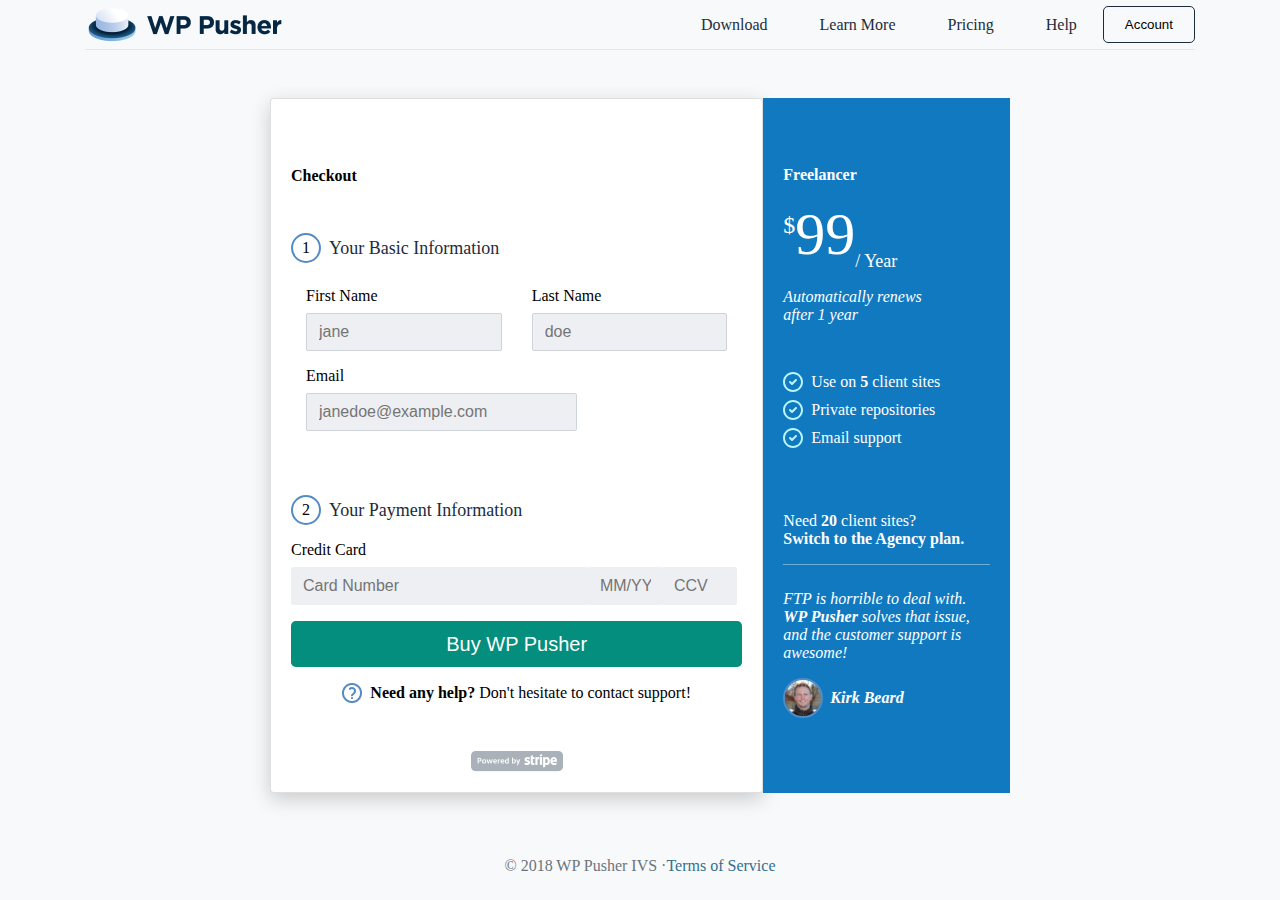
<file: index.html>
<!DOCTYPE html>
<html lang="en">
<head>
    <meta charset="UTF-8">
    <meta name="viewport" content="width=device-width, initial-scale=1.0">
    <title>WP - Pusher</title>
    <link rel="stylesheet" href="assets/css/styleswp.css">
</head>
<body>
    <div class="container">
        <nav class="navbar">
            <!-- logo -->
            <a href="" class="brand"><img src="assets/img/wp-logo.png" alt="logo" class="img-fluid"></a>    
            <!-- Links -->
            <ul class="navbar-nav ml-auto">
              <li class="nav-item">
                <a class="nav-link" href="#">Download</a>
              </li>
              <li class="nav-item">
                <a class="nav-link" href="#">Learn More</a>
              </li>
              <li class="nav-item">
                <a class="nav-link" href="#">Pricing</a>
              </li>
              <li class="nav-item">
                <a class="nav-link" href="#">Help</a>
              </li>
              <button class="btn btn-trans">Account</button>
            </ul>
        </nav>
    </div>
    <div class="container my-5">
        <div class="card-container mx-auto">
            <div class="d-flex">
                <div class="left">
                    <div class="header my-5">
                        <h4>Checkout</h4>
                    </div>
                    <div class="mb-4">
                        <div class="d-flex align-items-center">
                            <div class="rounded-circle d-flex justify-content-center align-items-center">1</div>
                            <div class="title ml-2">Your Basic Information</div>
                        </div>
                    </div>
                    <form action="">
                        <div class="mb-5">
                            <div class="d-flex">
                                <div class="col-6">
                                    <div class="form-group">
                                        <label for="firstname">First Name</label>
                                        <input type="text" name="firstname" placeholder="jane">
                                    </div>
                                </div>
                                <div class="col-6">
                                    <div class="form-group">
                                        <label for="lastname">Last Name</label>
                                        <input type="text" name="lastname" placeholder="doe">
                                    </div>
                                </div>
                            </div>
                            <div class="col-8">
                                <div class="form-group">
                                    <label for="email">Email</label>
                                    <input type="text" name="email" placeholder="janedoe@example.com">
                                </div>
                            </div>
                        </div>
                        <div class="my-5">
                            <div class="py-3">
                                <div class="d-flex align-items-center">
                                    <div class="rounded-circle d-flex justify-content-center align-items-center">2</div>
                                    <div class="title ml-2">Your Payment Information</div>
                                </div>
                            </div>
                            <div class="form-group">
                                <label for="card mt-2">Credit Card</label>
                                <div class="input-group mb-3">
                                    <input type="text" name="card" class="card-input" placeholder="Card Number" aria-label="Card Number" required>
                                    <div class="input-group-append">
                                      <input type="text" class="form-control" placeholder="MM/YY" aria-label="Expiration Date" required>
                                    </div>
                                    <div class="input-group-append">
                                      <input type="text" class="form-control" placeholder="CCV" aria-label="CCV" required>
                                    </div>
                                  </div>
                            </div>
                            
                            <div class="d-flex my-3 justify-content-center mb-2">
                                <button class="btn btn-lg">Buy WP Pusher</button>
                                </div>
                                <div class="d-flex justify-content-center">
                                    <img src="assets/img/Mask.png" alt="question-icon" class="mr-2 quest img-fluid">
                                    <p class="my-auto"><strong>Need any help?</strong> Don't hesitate to contact support!</p>
                                </div>
                        </div>
                    </form>
                    <div class="footer d-flex justify-content-center">
                        <img src="assets/img/powered_by_stripe.png" alt="footlogo" class="img-fluid">
                    </div>
                </div>
                <div class="right">
                    <div class="mt-5 header">
                        <h4>Freelancer</h4>
                    </div>
                    <div class="pricing my-3 d-flex">
                      <div class="price"><sup class="mb-auto">$</sup>99<sub>/ Year</sub></div>
                    </div>
                    <div class="layout">
                        <p>Automatically renews<br>after 1 year</p>
                    </div>
                    <div class="my-5">
                        <div class="d-flex mb-2 align-items-center">
                        <img src="assets/img/check.svg" alt="checksvg" class="mr-2 img-fluid">
                        <p class="my-auto">Use on <strong>5</strong> client sites</p>
                    </div>
                    <div class="d-flex mb-2 align-items-center">
                        <img src="assets/img/check.svg" alt="checksvg" class="mr-2 img-fluid">
                        <p class="my-auto">Private repositories</p>
                    </div>
                    <div class="d-flex align-items-center">
                        <img src="assets/img/check.svg" alt="checksvg" class="mr-2 img-fluid">
                        <p class="my-auto">Email support</p>
                    </div>
                </div>
                <div class="agency">
                    <p>Need <strong>20</strong> client sites?<br> <strong>Switch to the Agency plan.</strong></p>
                </div>
                <div class="quote">
                    <p>FTP is horrible to deal with. <br><strong>WP Pusher</strong> solves that issue, and the customer support is awesome!</p>
                    <div class="pt-3 d-flex">
                        <img src="assets/img/b17304b9886abe165758c768c5b3f46c.png" alt="quoter" class="img-fluid rounded-circle profile">
                        <p class="my-auto"><strong>Kirk Beard</strong></p>
                    </div>
                </div>
                </div>
            </div>
        </div>
    </div>
    <div class="mx-auto d-flex main-footer">
        <p class="d-flex mx-auto text-muted">© 2018 WP Pusher IVS · <span>Terms of Service</span></p>
    </div>
</body>
</html>
</file>
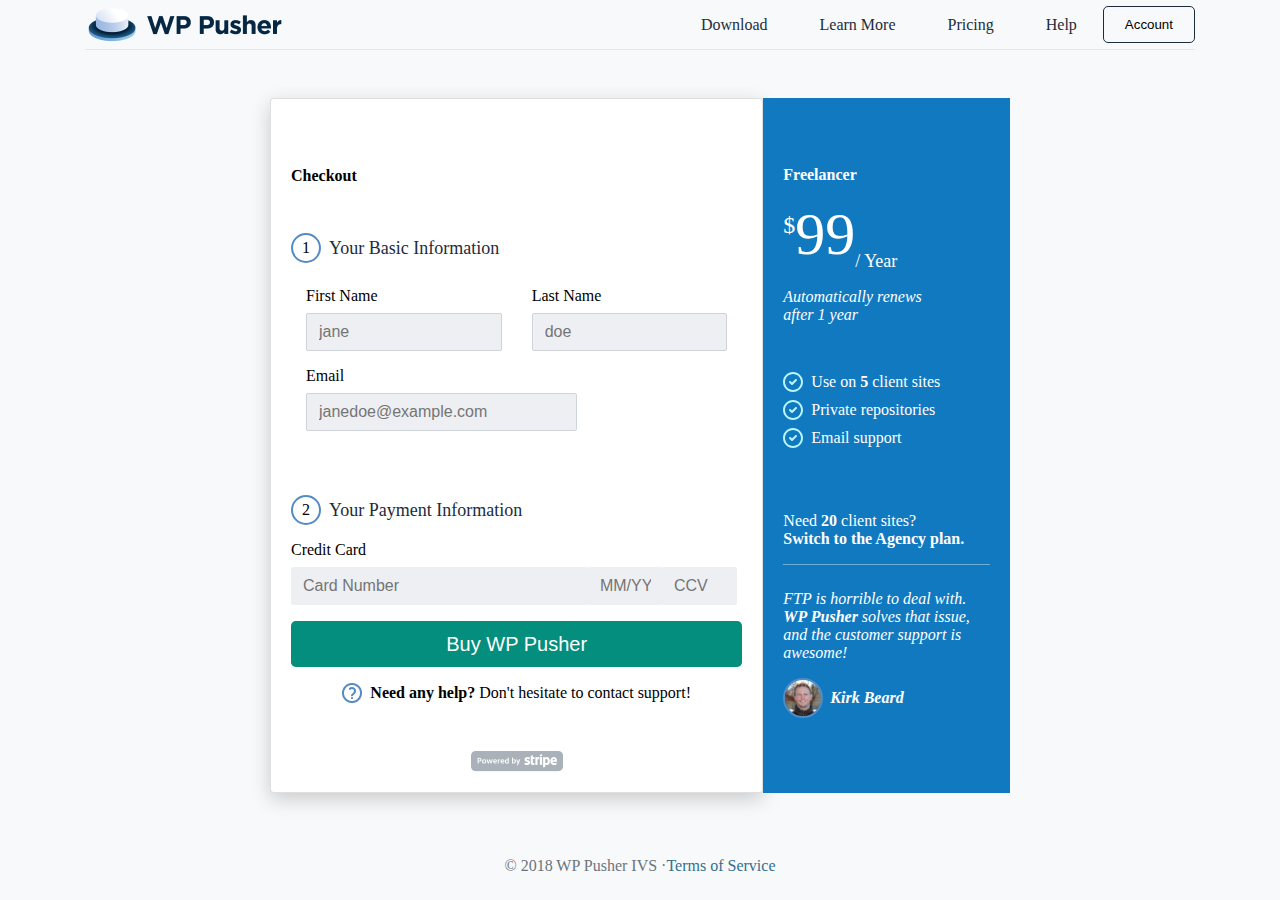
<file: noframe/index.html>
<!DOCTYPE html>
<html lang="en">
<head>
    <meta charset="UTF-8">
    <meta name="viewport" content="width=device-width, initial-scale=1.0">
    <title>WP - Pusher</title>
    <link rel="stylesheet" href="assets/css/styleswp.css">
</head>
<body>
    <div class="container">
        <nav class="navbar">
            <!-- logo -->
            <a href="" class="brand"><img src="assets/img/wp-logo.png" alt="logo" class="img-fluid"></a>    
            <!-- Links -->
            <ul class="navbar-nav ml-auto">
              <li class="nav-item">
                <a class="nav-link" href="#">Download</a>
              </li>
              <li class="nav-item">
                <a class="nav-link" href="#">Learn More</a>
              </li>
              <li class="nav-item">
                <a class="nav-link" href="#">Pricing</a>
              </li>
              <li class="nav-item">
                <a class="nav-link" href="#">Help</a>
              </li>
              <button class="btn btn-trans">Account</button>
            </ul>
        </nav>
    </div>
    <div class="container my-5">
        <div class="card-container mx-auto">
            <div class="d-flex">
                <div class="left">
                    <div class="header my-5">
                        <h4>Checkout</h4>
                    </div>
                    <div class="mb-4">
                        <div class="d-flex align-items-center">
                            <div class="rounded-circle d-flex justify-content-center align-items-center">1</div>
                            <div class="title ml-2">Your Basic Information</div>
                        </div>
                    </div>
                    <form action="">
                        <div class="mb-5">
                            <div class="d-flex">
                                <div class="col-6">
                                    <div class="form-group">
                                        <label for="firstname">First Name</label>
                                        <input type="text" name="firstname" placeholder="jane">
                                    </div>
                                </div>
                                <div class="col-6">
                                    <div class="form-group">
                                        <label for="lastname">Last Name</label>
                                        <input type="text" name="lastname" placeholder="doe">
                                    </div>
                                </div>
                            </div>
                            <div class="col-8">
                                <div class="form-group">
                                    <label for="email">Email</label>
                                    <input type="text" name="email" placeholder="janedoe@example.com">
                                </div>
                            </div>
                        </div>
                        <div class="my-5">
                            <div class="py-3">
                                <div class="d-flex align-items-center">
                                    <div class="rounded-circle d-flex justify-content-center align-items-center">2</div>
                                    <div class="title ml-2">Your Payment Information</div>
                                </div>
                            </div>
                            <div class="form-group">
                                <label for="card mt-2">Credit Card</label>
                                <div class="input-group mb-3">
                                    <input type="text" name="card" class="card-input" placeholder="Card Number" aria-label="Card Number" required>
                                    <div class="input-group-append">
                                      <input type="text" class="form-control" placeholder="MM/YY" aria-label="Expiration Date" required>
                                    </div>
                                    <div class="input-group-append">
                                      <input type="text" class="form-control" placeholder="CCV" aria-label="CCV" required>
                                    </div>
                                  </div>
                            </div>
                            
                            <div class="d-flex my-3 justify-content-center mb-2">
                                <button class="btn btn-lg">Buy WP Pusher</button>
                                </div>
                                <div class="d-flex justify-content-center">
                                    <img src="assets/img/Mask.png" alt="question-icon" class="mr-2 quest img-fluid">
                                    <p class="my-auto"><strong>Need any help?</strong> Don't hesitate to contact support!</p>
                                </div>
                        </div>
                    </form>
                    <div class="footer d-flex justify-content-center">
                        <img src="assets/img/powered_by_stripe.png" alt="footlogo" class="img-fluid">
                    </div>
                </div>
                <div class="right">
                    <div class="mt-5 header">
                        <h4>Freelancer</h4>
                    </div>
                    <div class="pricing my-3 d-flex">
                      <div class="price"><sup class="mb-auto">$</sup>99<sub>/ Year</sub></div>
                    </div>
                    <div class="layout">
                        <p>Automatically renews<br>after 1 year</p>
                    </div>
                    <div class="my-5">
                        <div class="d-flex mb-2 align-items-center">
                        <img src="assets/img/check.svg" alt="checksvg" class="mr-2 img-fluid">
                        <p class="my-auto">Use on <strong>5</strong> client sites</p>
                    </div>
                    <div class="d-flex mb-2 align-items-center">
                        <img src="assets/img/check.svg" alt="checksvg" class="mr-2 img-fluid">
                        <p class="my-auto">Private repositories</p>
                    </div>
                    <div class="d-flex align-items-center">
                        <img src="assets/img/check.svg" alt="checksvg" class="mr-2 img-fluid">
                        <p class="my-auto">Email support</p>
                    </div>
                </div>
                <div class="agency">
                    <p>Need <strong>20</strong> client sites?<br> <strong>Switch to the Agency plan.</strong></p>
                </div>
                <div class="quote">
                    <p>FTP is horrible to deal with. <br><strong>WP Pusher</strong> solves that issue, and the customer support is awesome!</p>
                    <div class="pt-3 d-flex">
                        <img src="assets/img/b17304b9886abe165758c768c5b3f46c.png" alt="quoter" class="img-fluid rounded-circle profile">
                        <p class="my-auto"><strong>Kirk Beard</strong></p>
                    </div>
                </div>
                </div>
            </div>
        </div>
    </div>
    <div class="mx-auto d-flex main-footer">
        <p class="d-flex mx-auto text-muted">© 2018 WP Pusher IVS · <span>Terms of Service</span></p>
    </div>
</body>
</html>
</file>
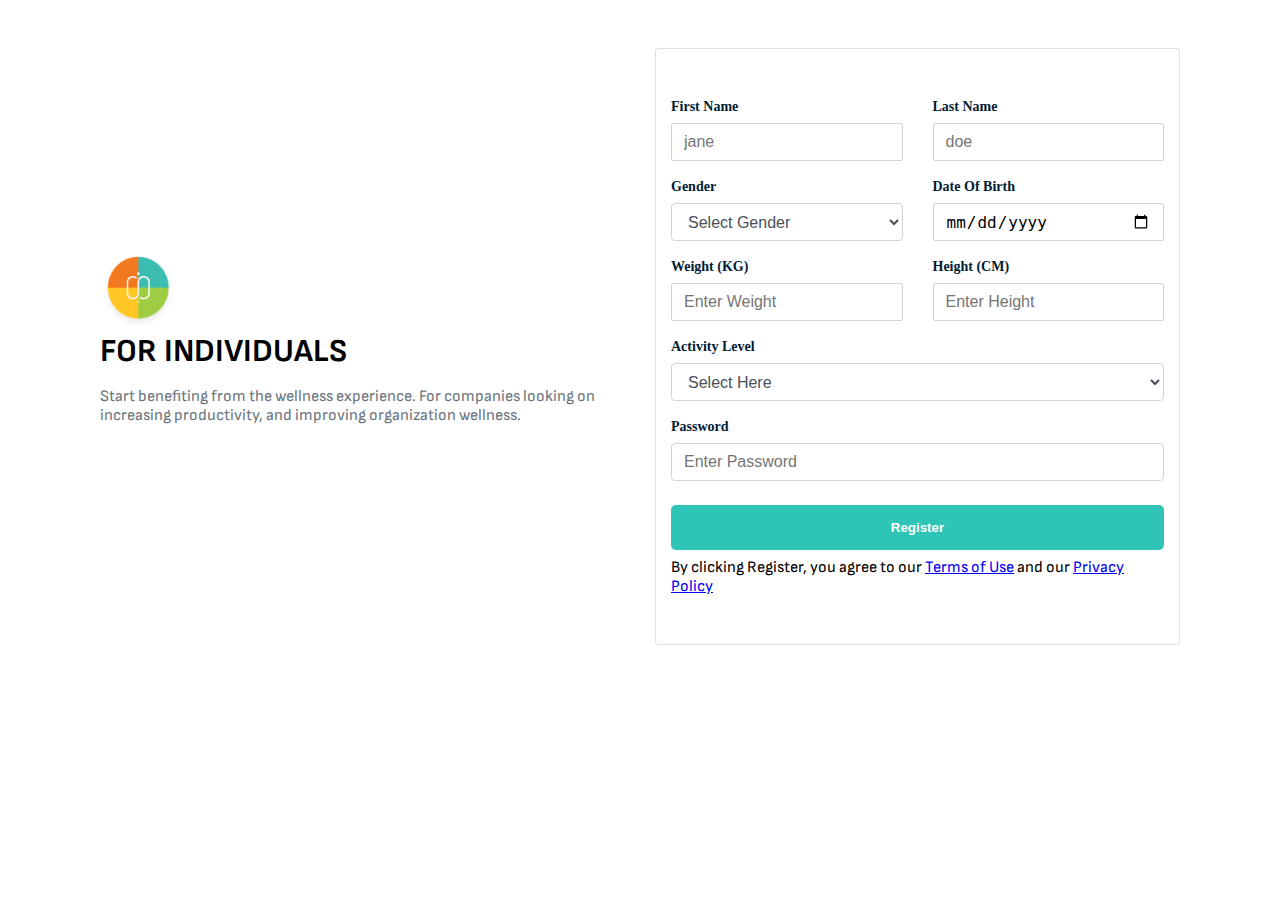
<file: individual.html>
<!DOCTYPE html>
<html lang="en">
<head>
    <meta charset="UTF-8">
    <meta name="viewport" content="width=device-width, initial-scale=1.0">
    <title>Indvidual - NF</title>
    <link rel="stylesheet" href="assets/css/indi.css">
</head>
<body>
    <div class="container my-5">
       <div class="d-flex align-items-center">
        <div class="col-6">
            <div class="d-flex">
                <div class="force-center">
                    <img src="assets/img/Logo.png" alt="Logo" class="logo img-fluid">
                    <h1>FOR INDIVIDUALS</h1>
                    <p class="text-muted">Start benefiting from the wellness experience. For companies looking on increasing productivity, and improving organization wellness.</p>
                </div>
            </div>
        </div>
        <div class="col-6">
                <div class="card">
                    <div class="card-body justify-content-center">
                        <form action="" class="my-5">
                            <div class="d-flex">
                                <div class="col-6">
                                    <div class="form-group">
                                        <label for="firstname">First Name</label>
                                        <input type="text" name="firstname" placeholder="jane">
                                    </div>
                                </div>
                                <div class="col-6">
                                    <div class="form-group">
                                        <label for="lastname">Last Name</label>
                                        <input type="text" name="lastname" placeholder="doe">
                                    </div>
                                </div>
                            </div>
                            <div class="d-flex">
                                <div class="col-6">
                                    <div class="form-group">
                                        <label for="firstname">Gender</label>
                                        <select name="gender" id="" class="form-control form-control-select">
                                            <option value="">Select Gender</option>
                                            <option value="male">Male</option>
                                            <option value="female">Female</option>
                                            <option value="undecided">Prefer not to speak</option>
                                           </select>
                                    </div>
                                </div>
                                <div class="col-6">
                                    <div class="form-group">
                                        <label for="dob">Date Of Birth</label>
                                        <input type="date" name="dob">
                                    </div>
                                </div>
                            </div>
                            <div class="d-flex">
                                <div class="col-6">
                                    <div class="form-group">
                                        <label for="weight">Weight (KG)</label>
                                        <input type="text" name="weight" placeholder="Enter Weight">
                                    </div>
                                </div>
                                <div class="col-6">
                                    <div class="form-group">
                                        <label for="height">Height (CM)</label>
                                        <input type="text" name="height" placeholder="Enter Height">
                                    </div>
                                </div>
                            </div>
                            <div class="form-group col-12">
                               <label for="activity">Activity Level</label>
                               <select name="" id="" class="form-control form-control-select">
                                   <option value="">Select Here</option>
                                   <option value="activity1">Activity 1</option>
                                   <option value="activity2">Activity 2</option>
                                   <option value="activity3">Activity 3</option>
                               </select>
                            </div>
                            <div class="form-group col-12">
                               <label for="password">Password</label>
                               <input type="password" placeholder="Enter Password" class="form-control">
                            </div>
                            <div class="col-12">
                                <div class="justify-content-center">
                                   <button class="btn my-2 btn-lg">Register</button>
                                   <p>By clicking Register, you agree to our <a href="#" class="terms">Terms of Use</a> and our <a href="#" class="terms">Privacy Policy</a></p>
                               </div>
                            </div>
                        </form>
                    </div>
                </div>
        </div>
       </div>
    </div>
</body>
</html>
</file>
<file: assets/css/styleswp.css>
@import url("https://fonts.googleapis.com/css2?family=Lato:ital,wght@0,300;0,400;0,700;1,100&display=swap");

* {
  padding: 0;
  margin: 0;
  box-sizing: border-box;
}

body {
  background: #f8f9fa;
  font-style: "Lato" sans-serif;
}

.container {
  max-width: 1140px;
  padding-right: 15px;
  padding-left: 15px;
  margin-right: auto;
  margin-left: auto;
}

.navbar {
  border-bottom: 1px solid #e0e6ea;
  display: flex;
  padding: 5px 0;
}

.d-flex {
  display: flex;
}

.my-5 {
  margin-top: 3rem;
  margin-bottom: 3rem;
}

.mb-4 {
  margin-bottom: 1.5rem;
}

.mb-5 {
  margin-bottom: 3rem;
}

.align-items-center {
  align-items: center;
}

.justify-content-center {
  justify-content: center;
}

.rounded-circle {
  border-radius: 50%;
  border: 2px solid #548bc5;
  width: 30px;
  height: 30px;
}

.title {
  font-weight: 400;
  font-size: 18px;
  color: #1d2c3c;
}

.ml-2 {
  margin-left: 0.5rem;
}

.navbar-nav {
  display: flex;
  align-items: center;
  list-style: none;
  font-size: 1rem;
}

.left {
  background: #fff;
  border: 1px solid rgba(0, 0, 0, 0.125);
  border-radius: 0.25rem;
  display: flex;
  flex-direction: column;
  padding: 1.25rem;
  max-width: 66.66667%;
  box-shadow: 0 6px 20px 0 rgba(0, 0, 0, 0.19);
}

.nav-item {
  list-style: none;
  font-size: 1rem;
  font-weight: 400;
}

.nav-link {
  display: block;
  text-decoration: none;
  margin: 0 10px;
  color: #1d2c3c;
  padding: 0.5rem 1rem;
}

.btn-trans {
  background: transparent;
  padding: 10px 21px;
  border-radius: 5px;
  border: 1px solid #1d2c3c;
}

.card-container {
  max-width: 66.666667%;
}

.ml-auto {
  margin-left: auto;
}

.mx-auto {
  margin-left: auto;
  margin-right: auto;
}

.my-1 {
  border-top: 0.25rem;
  border-bottom: 0.25rem;
}

.py-3 {
  padding-top: 1rem;
  padding-bottom: 1rem;
}

.col-6 {
  max-width: 50%;
  width: 100%;
  padding-right: 15px;
  padding-left: 15px;
}

.col-8 {
  max-width: 66.66667%;
  width: 100%;
  padding-right: 15px;
  padding-left: 15px;
}

.form-group {
  margin-bottom: 1rem;
}

label {
  margin-bottom: 0.5rem;
  display: inline-block;
}

input {
  display: block;
  padding: 0.375rem 0.75rem;
  height: calc(1.5em + 0.75rem + 2px);
  font-weight: 400;
  font-size: 1rem;
  border: 1px solid #ced4da;
  background: #edeff2;
  border-radius: 2px;
  width: 100%;
}

.input-group {
  display: flex;
  align-items: stretch;
  flex-wrap: wrap;
}

.input-group input {
  border: none;
}

.card-input {
  display: block;
  padding: 0.375rem 0.75rem;
  height: calc(1.5em + 0.75rem + 2px);
  font-weight: 400;
  font-size: 1rem;
  border: 1px solid #ced4da;
  background: #edeff2;
  border-radius: 2px;
  width: 66%;
}

.input-group-append {
  max-width: 75px;
  margin-left: -1px;
  display: flex;
  border: 0;
}

.btn-lg {
  background-color: #038e7d;
  color: #fff;
  width: 100%;
  max-width: 483px;
  padding: 0.5rem 1rem;
  font-size: 1.25rem;
  line-height: 1.5;
  border-radius: 0.3rem;
  border: none;
}

.quest {
  width: 20px;
  height: 20px;
  max-width: 100%;
  height: auto;
}

img {
  vertical-align: middle;
  border-style: none;
}

.img-fluid {
  max-width: 100%;
  height: auto;
}

.mr-2 {
  margin-right: 0.5rem;
}

.mb-2 {
  margin-bottom: 0.5rem;
}

.mb-auto {
  margin-bottom: auto;
}

.my-auto {
  margin-top: auto;
  margin-bottom: auto;
}

.mt-2 {
  margin-top: 0.5rem;
}

.mt-5 {
  margin-top: 3rem;
}

.right {
  background-color: #1179bf;
  color: #fff;
  padding: 1.25rem;
  max-width: 33.3333%;
}

.price {
  font-size: 60px;
  font-weight: 300;
}

sub {
  font-size: 18px;
}

sup {
  font-size: 24px;
  top: -1.5em;
}

.layout {
  max-width: 229px;
}

.layout p {
  font-size: 16px;
  font-weight: 400;
  font-style: italic;
}

.my-3 {
  margin-top: 1rem;
  margin-bottom: 1rem;
}

.agency {
  border-bottom: 1px solid rgba(255, 255, 255, 0.4);
  padding: 1rem 0;
}

.quote {
  padding: 25px 0;
}

.quote p {
  font-style: italic;
  font-weight: 400;
}

.profile {
  width: 40px;
  height: 40px;
  margin-right: 7px;
}

.pt-3 {
  padding-top: 1rem;
}

.main-footer span {
  color: #31708f;
}

.mx-auto {
  margin-left: auto;
  margin-right: auto;
}

.text-muted {
  color: #6c757d;
  padding: 1rem 0;
}

.shadow-lg {
  box-shadow: 0 1rem 3rem rgba(0, 0, 0, 0.175) !important;
}
</file>
<file: noframe/assets/css/styleswp.css>
@import url("https://fonts.googleapis.com/css2?family=Lato:ital,wght@0,300;0,400;0,700;1,100&display=swap");

* {
  padding: 0;
  margin: 0;
  box-sizing: border-box;
}

body {
  background: #f8f9fa;
  font-style: "Lato" sans-serif;
}

.container {
  max-width: 1140px;
  padding-right: 15px;
  padding-left: 15px;
  margin-right: auto;
  margin-left: auto;
}

.navbar {
  border-bottom: 1px solid #e0e6ea;
  display: flex;
  padding: 5px 0;
}

.d-flex {
  display: flex;
}

.my-5 {
  margin-top: 3rem;
  margin-bottom: 3rem;
}

.mb-4 {
  margin-bottom: 1.5rem;
}

.mb-5 {
  margin-bottom: 3rem;
}

.align-items-center {
  align-items: center;
}

.justify-content-center {
  justify-content: center;
}

.rounded-circle {
  border-radius: 50%;
  border: 2px solid #548bc5;
  width: 30px;
  height: 30px;
}

.title {
  font-weight: 400;
  font-size: 18px;
  color: #1d2c3c;
}

.ml-2 {
  margin-left: 0.5rem;
}

.navbar-nav {
  display: flex;
  align-items: center;
  list-style: none;
  font-size: 1rem;
}

.left {
  background: #fff;
  border: 1px solid rgba(0, 0, 0, 0.125);
  border-radius: 0.25rem;
  display: flex;
  flex-direction: column;
  padding: 1.25rem;
  max-width: 66.66667%;
  box-shadow: 0 6px 20px 0 rgba(0, 0, 0, 0.19);
}

.nav-item {
  list-style: none;
  font-size: 1rem;
  font-weight: 400;
}

.nav-link {
  display: block;
  text-decoration: none;
  margin: 0 10px;
  color: #1d2c3c;
  padding: 0.5rem 1rem;
}

.btn-trans {
  background: transparent;
  padding: 10px 21px;
  border-radius: 5px;
  border: 1px solid #1d2c3c;
}

.card-container {
  max-width: 66.666667%;
}

.ml-auto {
  margin-left: auto;
}

.mx-auto {
  margin-left: auto;
  margin-right: auto;
}

.my-1 {
  border-top: 0.25rem;
  border-bottom: 0.25rem;
}

.py-3 {
  padding-top: 1rem;
  padding-bottom: 1rem;
}

.col-6 {
  max-width: 50%;
  width: 100%;
  padding-right: 15px;
  padding-left: 15px;
}

.col-8 {
  max-width: 66.66667%;
  width: 100%;
  padding-right: 15px;
  padding-left: 15px;
}

.form-group {
  margin-bottom: 1rem;
}

label {
  margin-bottom: 0.5rem;
  display: inline-block;
}

input {
  display: block;
  padding: 0.375rem 0.75rem;
  height: calc(1.5em + 0.75rem + 2px);
  font-weight: 400;
  font-size: 1rem;
  border: 1px solid #ced4da;
  background: #edeff2;
  border-radius: 2px;
  width: 100%;
}

.input-group {
  display: flex;
  align-items: stretch;
  flex-wrap: wrap;
}

.input-group input {
  border: none;
}

.card-input {
  display: block;
  padding: 0.375rem 0.75rem;
  height: calc(1.5em + 0.75rem + 2px);
  font-weight: 400;
  font-size: 1rem;
  border: 1px solid #ced4da;
  background: #edeff2;
  border-radius: 2px;
  width: 66%;
}

.input-group-append {
  max-width: 75px;
  margin-left: -1px;
  display: flex;
  border: 0;
}

.btn-lg {
  background-color: #038e7d;
  color: #fff;
  width: 100%;
  max-width: 483px;
  padding: 0.5rem 1rem;
  font-size: 1.25rem;
  line-height: 1.5;
  border-radius: 0.3rem;
  border: none;
}

.quest {
  width: 20px;
  height: 20px;
  max-width: 100%;
  height: auto;
}

img {
  vertical-align: middle;
  border-style: none;
}

.img-fluid {
  max-width: 100%;
  height: auto;
}

.mr-2 {
  margin-right: 0.5rem;
}

.mb-2 {
  margin-bottom: 0.5rem;
}

.mb-auto {
  margin-bottom: auto;
}

.my-auto {
  margin-top: auto;
  margin-bottom: auto;
}

.mt-2 {
  margin-top: 0.5rem;
}

.mt-5 {
  margin-top: 3rem;
}

.right {
  background-color: #1179bf;
  color: #fff;
  padding: 1.25rem;
  max-width: 33.3333%;
}

.price {
  font-size: 60px;
  font-weight: 300;
}

sub {
  font-size: 18px;
}

sup {
  font-size: 24px;
  top: -1.5em;
}

.layout {
  max-width: 229px;
}

.layout p {
  font-size: 16px;
  font-weight: 400;
  font-style: italic;
}

.my-3 {
  margin-top: 1rem;
  margin-bottom: 1rem;
}

.agency {
  border-bottom: 1px solid rgba(255, 255, 255, 0.4);
  padding: 1rem 0;
}

.quote {
  padding: 25px 0;
}

.quote p {
  font-style: italic;
  font-weight: 400;
}

.profile {
  width: 40px;
  height: 40px;
  margin-right: 7px;
}

.pt-3 {
  padding-top: 1rem;
}

.main-footer span {
  color: #31708f;
}

.mx-auto {
  margin-left: auto;
  margin-right: auto;
}

.text-muted {
  color: #6c757d;
  padding: 1rem 0;
}
</file>
<file: assets/css/indi.css>
@import url("https://fonts.googleapis.com/css2?family=Sofia+Sans:wght@200;300;400&display=swap");

* {
  margin: 0;
  padding: 0;
  box-sizing: border-box;
}

body {
  background: #fff;
  font-family: "Sofia Sans", serif;
}

.container {
  max-width: 1140px;
  padding-right: 15px;
  padding-left: 15px;
  margin-right: auto;
  margin-left: auto;
}

.card {
  position: relative;
  background-color: #fff;
  background-clip: border-box;
  border: 1px solid rgba(0, 0, 0, 0.125);
  border-radius: 0.25rem;
  width: 100%;
}

.form-group {
  margin-bottom: 1rem;
}

.form-control {
  display: block;
  width: 100%;
  height: calc(1.5em + 0.75rem + 2px);
  padding: 0.375rem 0.75rem;
  font-size: 1rem;
  font-weight: 400;
  line-height: 1.5;
  color: #495057;
  background-color: #fff;
  background-clip: padding-box;
  border: 1px solid #ced4da;
  border-radius: 0.25rem;
  transition: border-color 0.15s ease-in-out, box-shadow 0.15s ease-in-out;
}

label {
  margin-bottom: 0.5rem;
  display: inline-block;
  color: #011c34;
  font-family: Sofia Pro;
  font-size: 14px;
  font-style: normal;
  font-weight: 600;
}

input {
  display: block;
  padding: 0.375rem 0.75rem;
  height: calc(1.5em + 0.75rem + 2px);
  font-weight: 400;
  font-size: 1rem;
  border: 1px solid #ced4da;
  border-radius: 2px;
  width: 100%;
}

.my-5 {
  margin-top: 3rem;
  margin-bottom: 3rem;
}

.d-flex {
  display: flex;
}

.justify-between {
  justify-content: space-between;
}

.col-6 {
  max-width: 50%;
  width: 100%;
  padding-right: 15px;
  padding-left: 15px;
}

.col-12 {
  max-width: 100%;
  width: 100%;
  padding-right: 15px;
  padding-left: 15px;
}

.mb-4 {
  margin-bottom: 1.5rem;
}

.mb-5 {
  margin-bottom: 3rem;
}

.align-items-center {
  align-items: center;
}

.justify-content-center {
  justify-content: center;
}

img {
  vertical-align: middle;
  border-style: none;
}

.img-fluid {
  max-width: 100%;
  height: auto;
}

.mr-2 {
  margin-right: 0.5rem;
}

.mb-2 {
  margin-bottom: 0.5rem;
}

.mb-auto {
  margin-bottom: auto;
}

.my-auto {
  margin-top: auto;
  margin-bottom: auto;
}

.mx-auto {
  margin-left: auto;
  margin-right: auto;
}

.mt-2 {
  margin-top: 0.5rem;
}

.my-2 {
  margin-top: 0.5rem;
  margin-bottom: 0.5rem;
}

.d-block {
  display: block;
}

.force-center {
  margin-top: auto;
  margin-bottom: auto;
  display: inline-block;
}

.btn-lg {
  max-width: 100%;
  width: 100%;
  border-radius: 0;
  color: #fff;
  font-weight: bolder;
  background-color: #2ec4b6;
  border: none;
  border-radius: 5px;
  padding-top: 15px;
  padding-bottom: 15px;
}

.mt-5 {
  margin-top: 3rem;
}

.logo {
  height: 80px !important;
  width: 77.33px !important;
}

.text-muted {
  color: #6c757d;
  padding: 1rem 0;
}

.flex-column {
  flex-direction: column;
}
</file>
